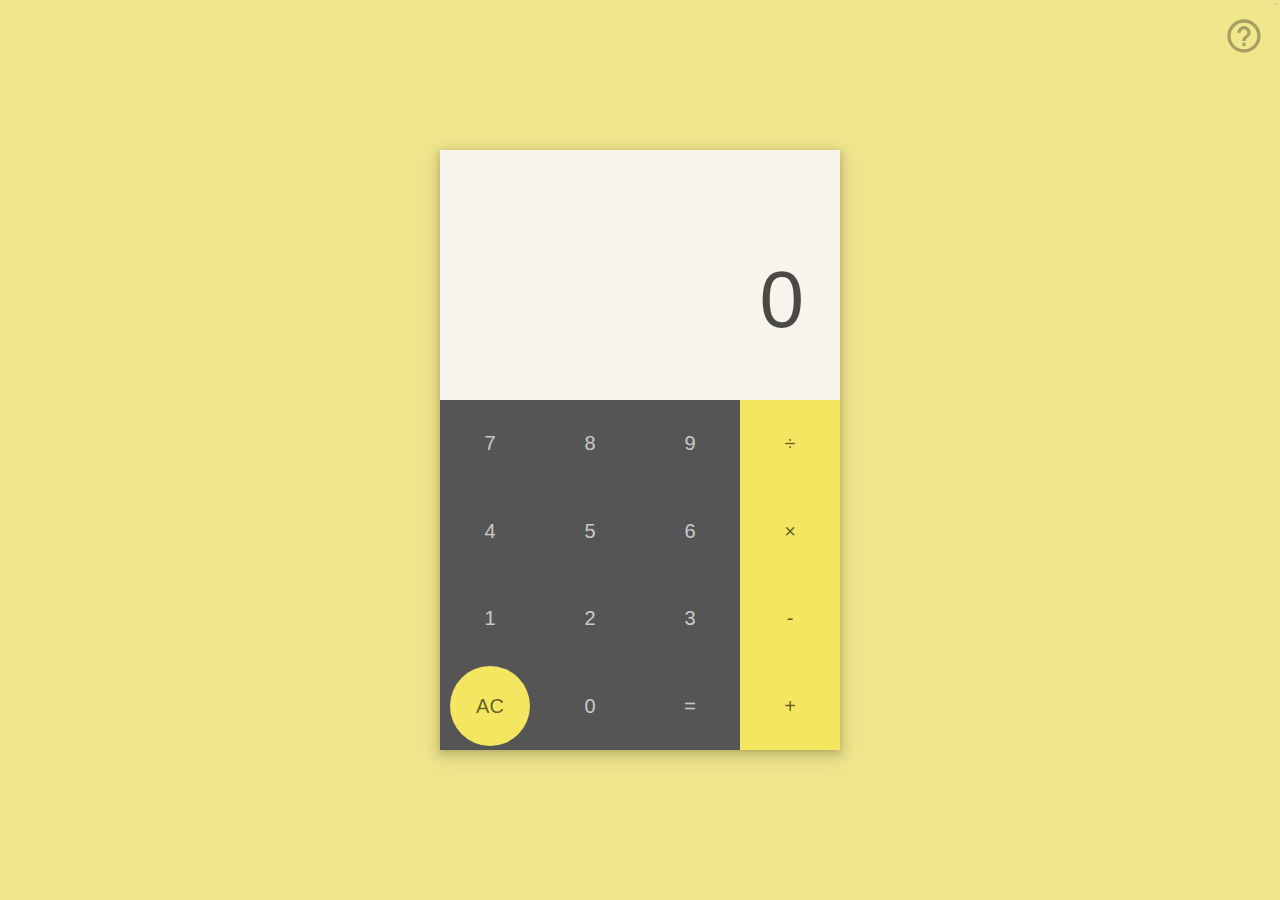
<file: Calculator/index.html>
<!DOCTYPE html>
<html lang="en">
<head>
    <meta charset="UTF-8">
    <meta name="viewport" content="width=device-width, initial-scale=1.0">
    <title>Calculator </title>
    <link rel="icon" href="calulator.png">
    <link rel="stylesheet" href="style.css">
</head>
<body>
    <form>
		<div id="digit1">
			<input type="checkbox" id="d1-1" class="number1">
			<input type="checkbox" id="d1-2" class="number2">
			<input type="checkbox" id="d1-3" class="number3">
			<input type="checkbox" id="d1-4" class="number4">
			<input type="checkbox" id="d1-5" class="number5">
			<input type="checkbox" id="d1-6" class="number6">
			<input type="checkbox" id="d1-7" class="number7">
			<input type="checkbox" id="d1-8" class="number8">
			<input type="checkbox" id="d1-9" class="number9">
			<div id="digit2">
				<input type="checkbox" id="d2-0" class="number0">
				<input type="checkbox" id="d2-1" class="number1">
				<input type="checkbox" id="d2-2" class="number2">
				<input type="checkbox" id="d2-3" class="number3">
				<input type="checkbox" id="d2-4" class="number4">
				<input type="checkbox" id="d2-5" class="number5">
				<input type="checkbox" id="d2-6" class="number6">
				<input type="checkbox" id="d2-7" class="number7">
				<input type="checkbox" id="d2-8" class="number8">
				<input type="checkbox" id="d2-9" class="number9">
				<div id="digit3">
					<input type="checkbox" id="d3-0" class="number0">
					<input type="checkbox" id="d3-1" class="number1">
					<input type="checkbox" id="d3-2" class="number2">
					<input type="checkbox" id="d3-3" class="number3">
					<input type="checkbox" id="d3-4" class="number4">
					<input type="checkbox" id="d3-5" class="number5">
					<input type="checkbox" id="d3-6" class="number6">
					<input type="checkbox" id="d3-7" class="number7">
					<input type="checkbox" id="d3-8" class="number8">
					<input type="checkbox" id="d3-9" class="number9">
					<div id="digit4">
						<input type="checkbox" id="d4-0" class="number0">
						<input type="checkbox" id="d4-1" class="number1">
						<input type="checkbox" id="d4-2" class="number2">
						<input type="checkbox" id="d4-3" class="number3">
						<input type="checkbox" id="d4-4" class="number4">
						<input type="checkbox" id="d4-5" class="number5">
						<input type="checkbox" id="d4-6" class="number6">
						<input type="checkbox" id="d4-7" class="number7">
						<input type="checkbox" id="d4-8" class="number8">
						<input type="checkbox" id="d4-9" class="number9">
						<div id="digit5">
							<input type="checkbox" id="d5-0" class="number0">
							<input type="checkbox" id="d5-1" class="number1">
							<input type="checkbox" id="d5-2" class="number2">
							<input type="checkbox" id="d5-3" class="number3">
							<input type="checkbox" id="d5-4" class="number4">
							<input type="checkbox" id="d5-5" class="number5">
							<input type="checkbox" id="d5-6" class="number6">
							<input type="checkbox" id="d5-7" class="number7">
							<input type="checkbox" id="d5-8" class="number8">
							<input type="checkbox" id="d5-9" class="number9">
							<div id="digit6">
								<input type="checkbox" id="d6-0" class="number0">
								<input type="checkbox" id="d6-1" class="number1">
								<input type="checkbox" id="d6-2" class="number2">
								<input type="checkbox" id="d6-3" class="number3">
								<input type="checkbox" id="d6-4" class="number4">
								<input type="checkbox" id="d6-5" class="number5">
								<input type="checkbox" id="d6-6" class="number6">
								<input type="checkbox" id="d6-7" class="number7">
								<input type="checkbox" id="d6-8" class="number8">
								<input type="checkbox" id="d6-9" class="number9">
								<div id="digit7">
									<input type="checkbox" id="d7-0" class="number0">
									<input type="checkbox" id="d7-1" class="number1">
									<input type="checkbox" id="d7-2" class="number2">
									<input type="checkbox" id="d7-3" class="number3">
									<input type="checkbox" id="d7-4" class="number4">
									<input type="checkbox" id="d7-5" class="number5">
									<input type="checkbox" id="d7-6" class="number6">
									<input type="checkbox" id="d7-7" class="number7">
									<input type="checkbox" id="d7-8" class="number8">
									<input type="checkbox" id="d7-9" class="number9">
									<div id="digit8">
										<input type="checkbox" id="d8-0" class="number0">
										<input type="checkbox" id="d8-1" class="number1">
										<input type="checkbox" id="d8-2" class="number2">
										<input type="checkbox" id="d8-3" class="number3">
										<input type="checkbox" id="d8-4" class="number4">
										<input type="checkbox" id="d8-5" class="number5">
										<input type="checkbox" id="d8-6" class="number6">
										<input type="checkbox" id="d8-7" class="number7">
										<input type="checkbox" id="d8-8" class="number8">
										<input type="checkbox" id="d8-9" class="number9">
										<div id="operations">
											<input type="checkbox" id="add">
											<input type="checkbox" id="subtract">
											<input type="checkbox" id="multiply">
											<input type="checkbox" id="divide">
											<input type="checkbox" id="equals">
											<main>
												<div id="screen">
													<div id="input"></div>
													<div id="output"></div>
												</div>
												<div id="buttons">
													<button type="button">
														<label for="d8-7" class="digit8"></label>
														<label for="d7-7" class="digit7"></label>
														<label for="d6-7" class="digit6"></label>
														<label for="d5-7" class="digit5"></label>
														<label for="d4-7" class="digit4"></label>
														<label for="d3-7" class="digit3"></label>
														<label for="d2-7" class="digit2"></label>
														<label for="d1-7" class="digit1"></label>
														7
													</button>
													<button type="button">
														<label for="d8-8" class="digit8"></label>
														<label for="d7-8" class="digit7"></label>
														<label for="d6-8" class="digit6"></label>
														<label for="d5-8" class="digit5"></label>
														<label for="d4-8" class="digit4"></label>
														<label for="d3-8" class="digit3"></label>
														<label for="d2-8" class="digit2"></label>
														<label for="d1-8" class="digit1"></label>
														8
													</button>
													<button type="button">
														<label for="d8-9" class="digit8"></label>
														<label for="d7-9" class="digit7"></label>
														<label for="d6-9" class="digit6"></label>
														<label for="d5-9" class="digit5"></label>
														<label for="d4-9" class="digit4"></label>
														<label for="d3-9" class="digit3"></label>
														<label for="d2-9" class="digit2"></label>
														<label for="d1-9" class="digit1"></label>
														9
													</button>
													<button type="button"><label for="divide"></label>&divide;</button>
													<button type="button">
														<label for="d8-4" class="digit8"></label>
														<label for="d7-4" class="digit7"></label>
														<label for="d6-4" class="digit6"></label>
														<label for="d5-4" class="digit5"></label>
														<label for="d4-4" class="digit4"></label>
														<label for="d3-4" class="digit3"></label>
														<label for="d2-4" class="digit2"></label>
														<label for="d1-4" class="digit1"></label>
														4
													</button>
													<button type="button">
														<label for="d8-5" class="digit8"></label>
														<label for="d7-5" class="digit7"></label>
														<label for="d6-5" class="digit6"></label>
														<label for="d5-5" class="digit5"></label>
														<label for="d4-5" class="digit4"></label>
														<label for="d3-5" class="digit3"></label>
														<label for="d2-5" class="digit2"></label>
														<label for="d1-5" class="digit1"></label>
														5
													</button>
													<button type="button">
														<label for="d8-6" class="digit8"></label>
														<label for="d7-6" class="digit7"></label>
														<label for="d6-6" class="digit6"></label>
														<label for="d5-6" class="digit5"></label>
														<label for="d4-6" class="digit4"></label>
														<label for="d3-6" class="digit3"></label>
														<label for="d2-6" class="digit2"></label>
														<label for="d1-6" class="digit1"></label>
														6
													</button>
													<button type="button"><label for="multiply"></label>&times;</button>
													<button type="button">
														<label for="d8-1" class="digit8"></label>
														<label for="d7-1" class="digit7"></label>
														<label for="d6-1" class="digit6"></label>
														<label for="d5-1" class="digit5"></label>
														<label for="d4-1" class="digit4"></label>
														<label for="d3-1" class="digit3"></label>
														<label for="d2-1" class="digit2"></label>
														<label for="d1-1" class="digit1"></label>
														1
													</button>
													<button type="button">
														<label for="d8-2" class="digit8"></label>
														<label for="d7-2" class="digit7"></label>
														<label for="d6-2" class="digit6"></label>
														<label for="d5-2" class="digit5"></label>
														<label for="d4-2" class="digit4"></label>
														<label for="d3-2" class="digit3"></label>
														<label for="d2-2" class="digit2"></label>
														<label for="d1-2" class="digit1"></label>
														2
													</button>
													<button type="button">
														<label for="d8-3" class="digit8"></label>
														<label for="d7-3" class="digit7"></label>
														<label for="d6-3" class="digit6"></label>
														<label for="d5-3" class="digit5"></label>
														<label for="d4-3" class="digit4"></label>
														<label for="d3-3" class="digit3"></label>
														<label for="d2-3" class="digit2"></label>
														<label for="d1-3" class="digit1"></label>
														3
													</button>
													<button type="button"><label for="subtract"></label>-</button>
													<button type="button"><input type="reset" value="AC"></button>
													<button type="button">
														<label for="d8-0" class="digit8"></label>
														<label for="d7-0" class="digit7"></label>
														<label for="d6-0" class="digit6"></label>
														<label for="d5-0" class="digit5"></label>
														<label for="d4-0" class="digit4"></label>
														<label for="d3-0" class="digit3"></label>
														<label for="d2-0" class="digit2"></label>
														<label for="d1-0" class="digit1"></label>
														0
													</button>
													<button type="button"><label for="equals"></label>=</button>
													<button type="button"><label for="add"></label>+</button>
												</div>
											</main>
										</div>
									</div>
								</div>
							</div>
						</div>
					</div>
				</div>
			</div>
		</div>
	</form>
	<button id="why">
		<svg viewBox="0 0 24 24">
			<path d="M11 18h2v-2h-2v2zm1-16C6.48 2 2 6.48 2 12s4.48 10 10 10 10-4.48 10-10S17.52 2 12 2zm0 18c-4.41 0-8-3.59-8-8s3.59-8 8-8 8 3.59 8 8-3.59 8-8 8zm0-14c-2.21 0-4 1.79-4 4h2c0-1.1.9-2 2-2s2 .9 2 2c0 2-3 1.75-3 5h2c0-2.25 3-2.5 3-5 0-2.21-1.79-4-4-4z" style="fill:currentColor;"/>
		</svg>
	</button>
	<!-- <section>
		<h1>How and why?</h1>
		<p>Why? Well, because it is possible. Essentially, I enjoy taking things to extremes and making things that some people might think are not possible.</p>
		<p>
			How did I do it? Well, it's a mix of using CSS variables, a fitting HTML structure with over 80 checkboxes and labels, calc() for the math, and CSS counters to output things. Have a look at the source code! I promise, there's absolutely zero Javascript. Even this dialog is pure CSS!
		</p>
		<p>PS: unfortunately Google Chrome doesn't like it when you divide with calc(). It should work according to the specs, but it doesn't. Bummer. Try it in Firefox!
	</section> -->
</body>
</html>
</file>
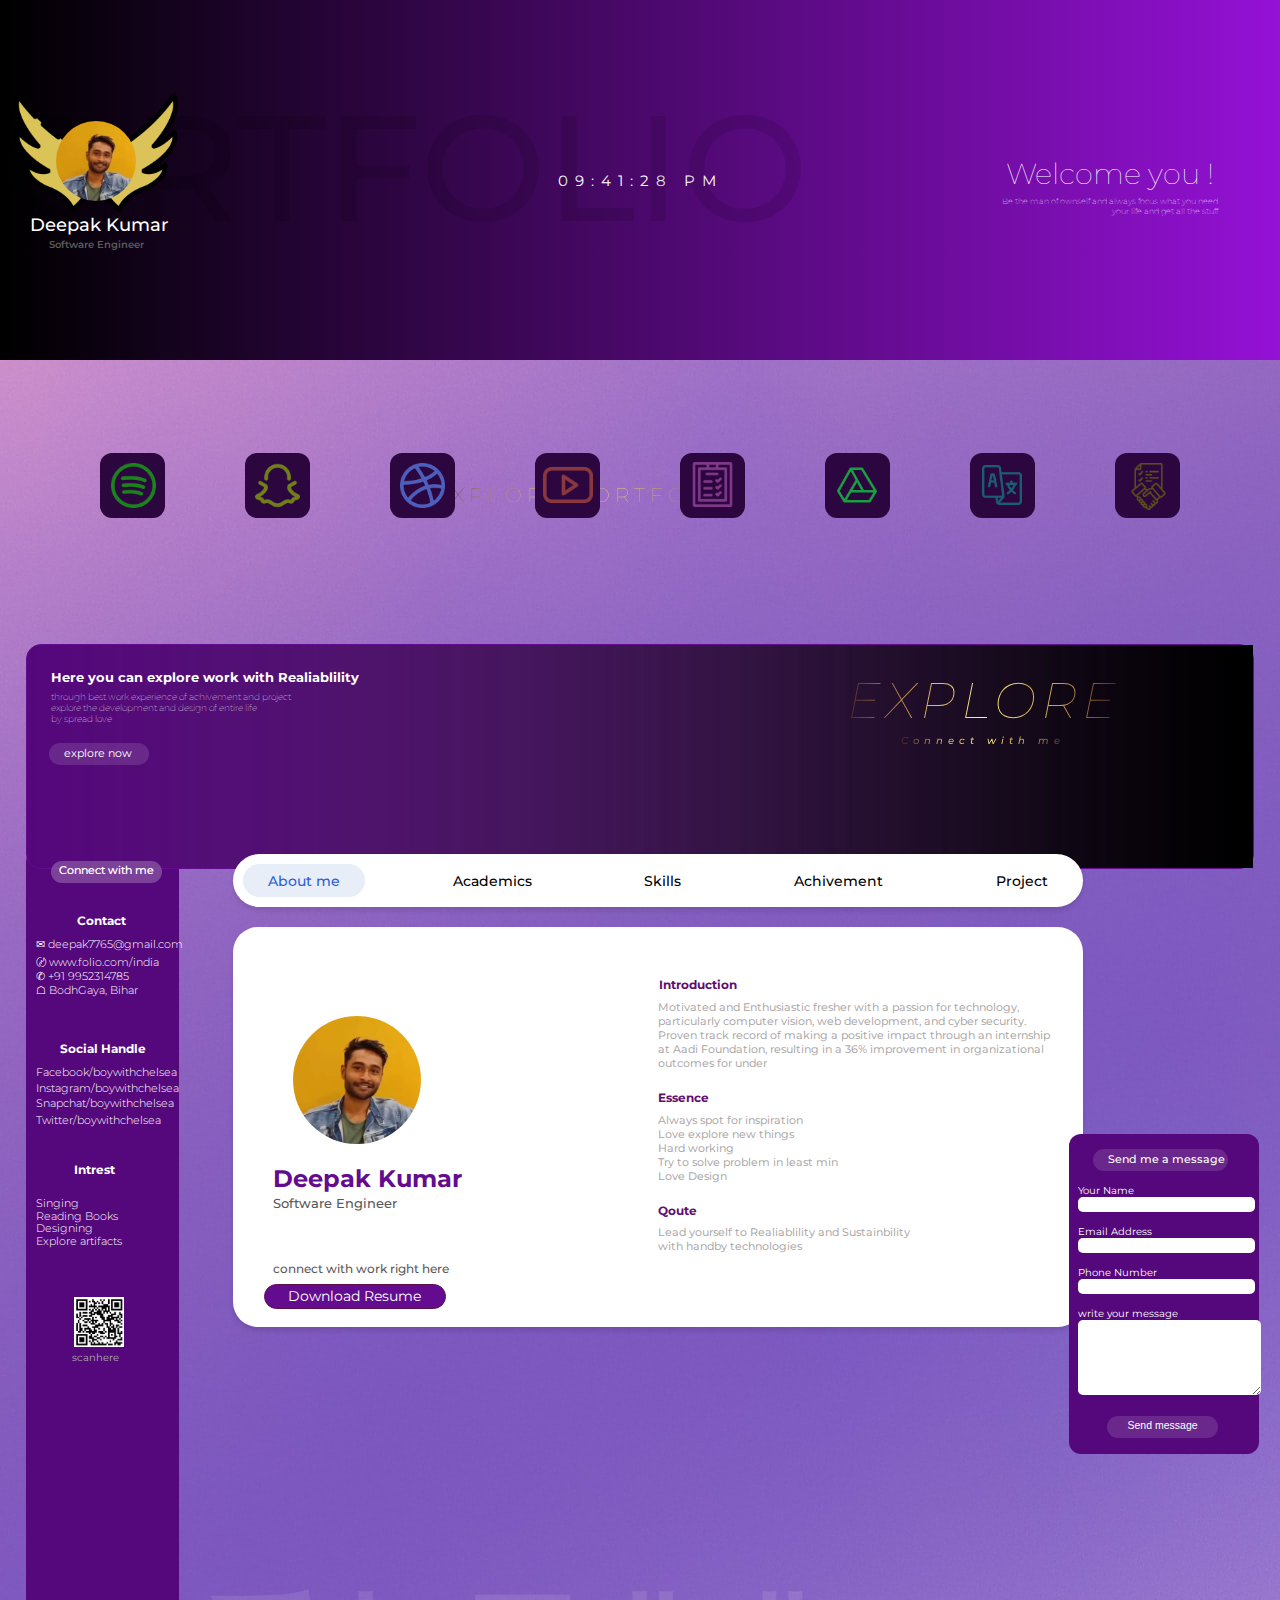
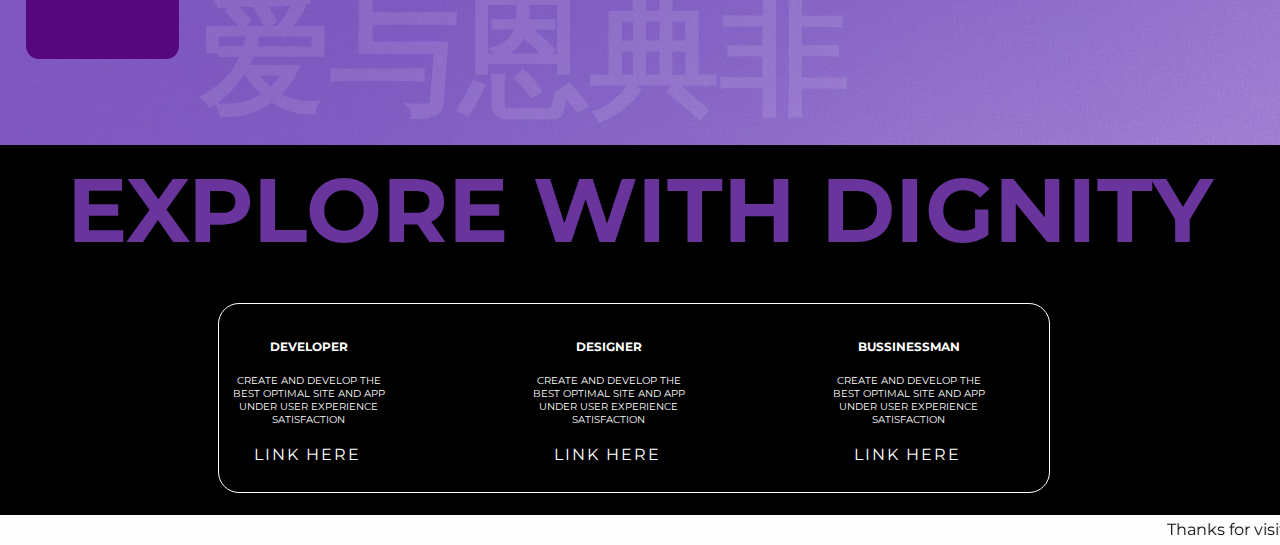
<file: Portfolio/index.html>
<!DOCTYPE html>
<html lang="en">
<head>
    <meta charset="UTF-8">
    <meta http-equiv="X-UA-Compatible" content="IE=edge">
    <meta name="viewport" content="width=device-width, initial-scale=1.0">
    <title>Document</title>
    <link rel="stylesheet" href="https://use.fontawesome.com/releases/v5.8.1/css/all.css" integrity="sha384-50oBUHEmvpQ+1lW4y57PTFmhCaXp0ML5d60M1M7uH2+nqUivzIebhndOJK28anvf" crossorigin="anonymous">
    <link rel="stylesheet" href="style.css">
    </head>

<!-- ----------------------------------------------------------DIV 1----------------------------------------------------------------  -->
  <div id="fcontainer">
    <!-- clock -->
  <div id="MyClockDisplay" class="clock" onload="showTime()"></div>

    <p class="opacitytext"> PORTFOLIO </p>

    <h1 class="reliable">Welcome you !</h1>
    <h1 class="reliablebio">Be the man of ownself and always focus what you need <br> your life and get all the stuff</h1>
    <img src="wings.png" class="profilewings" alt="profilewings">
    <img class="Profile" src="Profile3.jpeg" alt="Deepak">
    <h1 class="folio">Deepak Kumar</h1>
    <h1 class="bio">Software Engineer</h1>
 

  </div>


               
<!-- ----------------------------------------------------------DIV 2----------------------------------------------------------------  -->
    <div class="container2">
                <!-- SPOTIFY -->
                <div class = "container">
                <a href="http://www.spotify.com" class="Music">
                  <img src="spotify-logo.png" class="spotify" alt="spotify">
                </a>
                <div class = "right"></div></div>
            
            
                <!-- SNAPCHAT -->
              <div class = "container">
                <a href="http://www.snapchat.com" class="Snapchat">
                <img src="snapchat.png" class="snapchat" alt="snapchat">
                </a>
                <div class = "right"></div></div>
                
                <!-- WEBSITELOGO -->
                <div class = "container">
                <a href="http://www.spotify.com" class="Websitelogo">
                  <img src="websiite.png" class="websitelogo" alt="websitelogo">
                </a>
                <div class = "right"></div></div>

                <!-- YOUTUBE -->
                <div class = "container">
                <a href="http://www.youtube.com" class="youtube">
                  <img src="youtube.png" class="youtube" alt="youtube">
                </a>
                <div class = "right"></div></div>

                  <!-- TODO LIST -->
                <div class = "container">  
                <a href="https://todoist.com/" class="todolist">
                  <img src="todo.png" class="todolist" alt="todolist">
                </a>
                <div class = "right"></div></div>
        
                <!-- GOOGELDRIVE -->
                <div class = "container">
                <a href="https://drive.google.com/drive/my-drive" class="googledrive">
                  <img src="google-drive.png" class="googledrive" alt="googeldrive">
                </a>
                <div class = "right"></div></div>
              
                    <!-- LEARN LANGUAGE -->
                <div class = "container">
                <a href="http://www.openculture.com" class="learnlanguage"></a>
                <img src="language.png" class="learnlanguage" alt="learnlanguage">
                <div class = "right"></div></div>

                <!-- PROJECT -->
                <div class = "container">
                <a href="http://www.github.com" class="Project"></a>
                <img src="project.png" class="Project" alt="projectlogo">
                <div class = "right"></div></div>
                </div>
            

                <!----------------------------------- VIOLET BANNER------------------------------------------------------------------------ -->
                <div class="newbanner">
                               
                  <h1 class="extravibe"> EXPLORE PORTFOLIO  </h1>
                <h1 class="bannertext">Here you can explore work with Realiablility </h1>
                <h1 class="bannertext2">through best work experience of achivement and project<br>explore the development and design of entire life<br> by spread love</h1>
                <a href="#" class="explore">explore now</a>
                <h1 class="bannertext3">EXPLORE </h1>
                <h1 class="bannertext4">Connect with me </h1>
                <img src="Fadeblack.png" class="Fadeblack" alt="projectlogo">
                
          
                

               </div>
              </div>




<div class="tabs">
              <div class="tabs__head">
              <div class="tabs__toggle is-active">
              <span class="tabs__name">About me</span>
              </div>

              <div class="tabs__toggle">
              <span class="tabs__name">Academics
              </span>
              </div>
        
              <div class="tabs__toggle">
              <span class="tabs__name">Skills
              </span>
              </div>

              <div class="tabs__toggle">
              <span class="tabs__name">Achivement</span>
              </div>
              <div class="tabs__toggle">
              <span class="tabs__name">Project</span>
              </div>
              </div>

              <div class="tabs__body">
              <div class="tabs__content is-active">

  <!-- --------------------ABOUTME start ---------------------------------->
  <h2 class="myself">Introduction</h2>
              <h2 class="Introduction">Motivated and Enthusiastic fresher with a passion for technology, particularly computer vision, web development, and cyber
                security. Proven track record of making a positive impact through an internship at Aadi Foundation, resulting in a 36%
                improvement in organizational outcomes for under
              </h2>

              <h2 class="essence">Essence</h2>
              <h2 class="essencenote">Always spot for inspiration<br>Love explore new things <br>Hard working<br>Try to solve problem in least min<br>Love Design</h2>

              <h2 class="qoute">Qoute</h2>
              <h2 class="quoteword">Lead yourself to Realiablility and Sustainbility<br>with handby technologies</h2>

              <img class="circle" src="Profile3.jpeg" alt="Deepak">
              <h2 class="Aboutsection">Deepak Kumar</h2>
              <h2 class="Aboutsection2">Software Engineer</h2>
              <h2 class="Aboutsection3">connect with work right here </h2>
      
              <a href="Resume.pdf" class="downloadcv"download>Download Resume</a>
              </div> 
              
 <!--------------------------------ABOUTME end--------------->


 <!-- ------------------------------Academics Start-------------------------------------->
 
  <div class="tabs__content">
     
              <h2 class="School">2005-2017</h2>
              <h2 class="mbns">Manav Bharti National School - CBSE<br> BodhGaya, Bihar</h2>
              
              <h2 class="collage">2017-2019</h2>
              <h2 class="Shakya">Shakya Muni Collage - BSEB <br> BodhGaya, Bihar</h2>
      

              <h2 class="University">2020-Now</h2>
              <h2 class="Ambalika">Ambalika Institute of management and technology - AKTU<br> Maurawa road, Mohanlalganj, Uttar Pradesh </h2>
             
              </div>
      
<!-- - ------------------------------Academics end------------------------------------ --> 



<!-- -----------------------------------skills start--------------------- -->
<div class="tabs__content">
              <h2 class="Programming">Technical Skills</h2>


            <!-- ----C language---- -->
            <h2 class="C">Python </h2>  
            <div class="skillbar">
            <div class="skills Clanguage"></div>
            </div>

            <!-- ---Python Language--- -->
            <h2 class="Python">Computer Vision </h2>
            <div class="skillbar2">
            <div class="skills2 Pythonlanguage"></div>
            </div>

            <!--- Website Development --->
            <h2 class="Web">Website Development</h2>
            <div class="skillbar3">
            <div class="skills3 Website"></div>
            </div>

      
  <h2 class="Designer">Designing </h2>

                <h2 class="Figma">Figma</h2>
                <div class="skillbar4">
                <div class="skills4 Figmadesign"></div>
                </div>

                <h2 class="Photoshop">Adobe Photoshop</h2>
                <div class="skillbar5">
                <div class="skills5 Adobephotoshop"></div>
                </div>

                <h2 class="UI">UI/UX</h2>
                <div class="skillbar6">
                <div class="skills6 Userinterface"></div>
                </div>

  <h2 class="nationallanguage">Languages</h2>
                <h2 class="Language1">English</h2>
                <div class="skillbar7">
                <div class="skills7 english"></div>
                </div>

                <h2 class="Language2">Hindi</h2>
                <div class="skillbar8">
                <div class="skills8 hindi"></div>
                </div>

                <h2 class="Language3">Korean</h2>
                <div class="skillbar9">
                <div class="skills9 korean"></div>
                </div>

                <h2 class="Language1">French</h2>
                <div class="skillbar10">
                <div class="skills10 French"></div>
                </div></div>
<!-- -----------------------------------skills end -------------------------------- -->



<!-- -----------------------------------Achievement start-------------------------------- -->
  <div class="tabs__content">
              <h2 class="MBNSachievement">Seminar on Nano Technology</h2>
              <h2 class="experience1">I got an opportunity to perform to seminar and aware the power of NanoTechnology: Unlocking infinite potential, redefining innovation, and shaping a future where size is no barrier to groundbreaking achievements. Join me on an exciting journey to revolutionize our world, one atom at a time."</h2>
              <a href="nanotechnology.jpeg" class="downloadmbns"download>Certificate ⤓</a>

              <h2 class="NGO">Worked as volunteer with NGO</h2>
              <h2 class="experience2">Non-Profit Organization name "Aadi Foundation", I had the privilege of making a profound impact on the lives of underprivileged children, contributing to a remarkable 36% advancement in our mission.</h2>
              <a href="Aadi Foundation.pdf" class="downloadmbns"download>Certificate ⤓</a>
  
              <h2 class="Intership">Intership</h2>
              <h2 class="Experience3">2018 - Carpello Technlogy - Work as Graphics Designer </h2>
              <h2 class="Experience4">2019 - Haryan Tech solution - Work as FrontEnd Developer </h2>
              <h2 class="Experience5">2018 - Oracle solution - Work as Backend Developer</h2>
              <a href="Deepak kumar.jpg" class="downloadmbns"download>Certificate ⤓</a>
            </div>


           

<!-- -----------------------------------Achievement end-------------------------------- -->

<!-- --------------------------------five title---------------------------------------------- -->
<div class="tabs__content">
  <h2 class="tabs__title">Projects</h2>
  <br>
              Object Detection - Computer Vision
              <a href="#" class="computer_vision">click</a>
              <br><br>
              Dynamic Calculater - Web Development
              <a href="#" class="computer_vision">click</a>
              <br><br>
              E commerce website
              <a href="#" class="computer_vision">click</a>
              <br><br>
              Bussiness Database Management 
              <a href="#" class="computer_vision">click</a>
              <br><br>
              Form Submittion by PHP- Web Development
              <a href="#" class="computer_vision">click</a>
              <br><br>
             
              </div>


              </div>
              <div class="tabs__content">
              </div>
              </div>
<!-- --------------------------------five end---------------------------------------------- -->


<script src="design.js"></script>

<div class="wave-line">
  <div class="line line1"></div>
  <div class="line line2"></div>
  <div class="line line3"></div>
</div>



<!-- ----------------------------sidebanner start--------------------------------------------- -->
<div class="sidebanner">
  <!-- CONTACT -->
<a href="#" class="connect">Connect with me</a>
<h1 class="Contact">Contact</h1>
<h1 class="contact1">✉ deepak7765@gmail.com</h1>
<h1 class="Contact2">〄 www.folio.com/india</h1>
<h1 class="Contact3">✆ +91 9952314785</h1>
<h1 class="Contact4">☖ BodhGaya, Bihar</h1>
<a href="#" class="connect">Connect with me</a>

<!-- SOCIALMEDIA -->
<h1 class="Social">Social Handle</h1>
<h1 class="social1">Facebook/boywithchelsea</h1>
<h1 class="social2">Instagram/boywithchelsea</h1>
<h1 class="social3">Snapchat/boywithchelsea</h1>
<h1 class="social4">Twitter/boywithchelsea</h1>

<!-- INTEREST -->
<h1 class="Intrest">Intrest</h1>
<h1 class="Intrest1">Singing</h1>
<h1 class="Intrest2">Reading Books</h1>
<h1 class="Intrest3">Designing</h1>
<h1 class="Intrest4">Explore artifacts</h1>

<img src="qrcode1.png" class="QRCODE" alt="qrcode">
<h1 class="scanhere">scanhere</h1>

</div>
</div>
<!-- --------------------------------RIGHT sidebanner end -------------------------------------------------- -->

<!-- -----------------------------Send me a message-------------------------------------------------------- -->
<div class="registrationform">
  <h1 class="message">Send me a message</h1>

  <div class="formbox">
  Your Name 
  <input type="text" class="textbox"><br><br>
  
  Email Address
  <input type="email" class="textbox"><br><br>

  Phone Number 
  <input type="text"class="textbox"><br><br>

  write your message
  <textarea id="story" name="story"
  rows="5" cols="21" class="textbox">
</textarea>



<button onclick=" " class="sendbutton" id="sendbutton">Send message</button>
  </div>

  
</div>


<h1 class="stroketext">爱与恩典非</h1>





<!-- ---------------------------------------footer viewmore section----------------------------------------------- -->
<div class="backgroundborder">
  <h1 class="chinesetextbig">EXPLORE WITH DIGNITY</h1>
  <div class="readmore">
  


  

    <div id ="blackboxbanner">
      <div class="div1">
        <h1 class="text01"> DEVELOPER</h1>
        <P class="paratext01">CREATE AND DEVELOP THE BEST OPTIMAL SITE AND APP UNDER USER EXPERIENCE SATISFACTION</P><br>
        <a href="#" class="dynmaicbutton">LINK HERE</a>
   
</div>

  <div class="div2">
    <h1 class="text01"> DESIGNER </h1>
    <P class="paratext01">CREATE AND DEVELOP THE BEST OPTIMAL SITE AND APP UNDER USER EXPERIENCE SATISFACTION</P><br>
    <a href="#" class="dynmaicbutton">LINK HERE</a>
  </div>
  <div class="div3">
    <h1 class="text01"> BUSSINESSMAN</h1>
    <P class="paratext01">CREATE AND DEVELOP THE BEST OPTIMAL SITE AND APP UNDER USER EXPERIENCE SATISFACTION </P><br>
    <a href="#" class="dynmaicbutton">LINK HERE</a>
  </div>
</div>
  </div>
  </div>

  <!------------------------------ FOOTER BANNER------------------------------- -->
  <div class="whitefooter">
    <marquee behavior="scroll" direction="left" class="purpletext" scrollamount="12">
      Thanks for visiting my porfolio . Hope you love it :)
   </marquee>
  </div>
</div>






</body>
</html>
</file>
<file: Calculator/style.css>
/* ### LOGIC ################ */
.number9 + * { --digit: 0; }
.number0:checked + * + * + * + * + * + * + * + * + * + * { --digit: 0; }
.number1:checked + * + * + * + * + * + * + * + * + * { --digit: 1; }
.number2:checked + * + * + * + * + * + * + * + * { --digit: 2; }
.number3:checked + * + * + * + * + * + * + * { --digit: 3; }
.number4:checked + * + * + * + * + * + * { --digit: 4; }
.number5:checked + * + * + * + * + * { --digit: 5; }
.number6:checked + * + * + * + * { --digit: 6; }
.number7:checked + * + * + * { --digit: 7; }
.number8:checked + * + * { --digit: 8; }
.number9:checked + * { --digit: 9; }

#digit1 > :checked ~ :last-child { --digit-1: var(--digit); --value-1: var(--digit); }
#digit2 > :checked ~ :last-child { --digit-2: var(--digit); --value-1: calc(var(--digit-1) * 10 + var(--digit-2)); }
#digit3 > :checked ~ :last-child { --digit-3: var(--digit); --value-1: calc(var(--digit-1) * 100 + var(--digit-2) * 10 + var(--digit-3)); }
#digit4 > :checked ~ :last-child { --digit-4: var(--digit); --value-1: calc(var(--digit-1) * 1000 + var(--digit-2) * 100 + var(--digit-3) * 10 + var(--digit-4)); }
#digit5 > :checked ~ :last-child { --digit-5: var(--digit); --value-2: var(--digit-5); }
#digit6 > :checked ~ :last-child { --digit-6: var(--digit); --value-2: calc(var(--digit-5) * 10 + var(--digit-6)); }
#digit7 > :checked ~ :last-child { --digit-7: var(--digit); --value-2: calc(var(--digit-5) * 100 + var(--digit-6) * 10 + var(--digit-7)); }
#digit8 > :checked ~ :last-child { --digit-8: var(--digit); --value-2: calc(var(--digit-5) * 1000 + var(--digit-6) * 100 + var(--digit-7) * 10 + var(--digit-8)); }

#add:checked      ~ #equals:checked ~ main { --out: calc(var(--value-1) + var(--value-2)); }
#subtract:checked ~ #equals:checked ~ main { --out: calc(var(--value-1) - var(--value-2)); }
#multiply:checked ~ #equals:checked ~ main { --out: calc(var(--value-1) * var(--value-2)); }
#divide:checked   ~ #equals:checked ~ main { --out: calc(var(--value-1) / var(--value-2)); }

main { counter-reset: value1 var(--value-1, 0) value2 var(--value-2, 0) out var(--out, 0); }

/*    a
*/
 #input::after { content: ""; }
#output::after { content: counter(value1); }

/*    a
      +
*/
#operations > :checked ~ #equals:not(:checked) ~ main #input::after { content: counter(value1); }

#add:checked      ~ #equals:not(:checked) ~ main  #output::after { content: "+"; }
#subtract:checked ~ #equals:not(:checked) ~ main  #output::after { content: "-"; }
#multiply:checked ~ #equals:not(:checked) ~ main  #output::after { content: "\00D7"; }
#divide:checked   ~ #equals:not(:checked) ~ main  #output::after { content: "\00f7"; }

/*   a +
       b
*/
#digit5 :checked ~ div #add:checked      ~ #equals:not(:checked) ~ main  #input::after { content: counter(value1) " + "; }
#digit5 :checked ~ div #subtract:checked ~ #equals:not(:checked) ~ main  #input::after { content: counter(value1) " - "; }
#digit5 :checked ~ div #multiply:checked ~ #equals:not(:checked) ~ main  #input::after { content: counter(value1) " \00D7  "; }
#digit5 :checked ~ div #divide:checked   ~ #equals:not(:checked) ~ main  #input::after { content: counter(value1) " \00f7 "; }

#digit5 :checked ~ div #operations > :checked ~ #equals:not(:checked) ~ main #output::after,
#digit5 :checked ~     #operations > :checked ~ #equals:not(:checked) ~ main #output::after { content: counter(value2); }

/* a + b
       c
*/
#add:checked      ~ #equals:checked ~ main  #input::after { content: counter(value1) " + " counter(value2); }
#subtract:checked ~ #equals:checked ~ main  #input::after { content: counter(value1) " - " counter(value2); }
#multiply:checked ~ #equals:checked ~ main  #input::after { content: counter(value1) " \00D7  " counter(value2); }
#divide:checked   ~ #equals:checked ~ main  #input::after { content: counter(value1) " \00f7  " counter(value2); }


#equals:checked ~ main #output::after { content: counter(out); }

/* dividing by 0 */
#digit5 > .number0:checked ~ div #divide:checked ~ #equals:checked ~ main #output::after { content: "Oi"; }

#digit5 > .number0:checked ~ div #divide:checked ~ #equals:checked ~ main #output::after { content: "Oi"; }
#digit5 :not(.number0):checked ~ div #divide:checked ~ #equals:checked ~ main #output::after { content: counter(out); }

button {
	position: relative;
	border: none;
}

label {
	width: 100%;
	height: 100%;
	display: block;
	position: absolute;
	left: 0;
	top: 0;
}

label.digit5,
label.digit6,
label.digit7,
label.digit8 { display: none; }

#operations > :checked ~ main label { display: block; }

#digit1 > :checked ~ div label.digit1 { display: none; }
#digit2 > :checked ~ div label.digit2 { display: none; }
#digit3 > :checked ~ div label.digit3 { display: none; }
#digit4 > :checked ~ div label.digit4 { display: none; }

#digit5 > :checked ~ div label.digit5 { display: none; }
#digit6 > :checked ~ div label.digit6 { display: none; }
#digit7 > :checked ~ div label.digit7 { display: none; }
#digit8 > :checked ~ div label.digit8 { display: none; }

#operations > :checked ~ #equals:not(:checked) ~ main label:nth-child(n + 4) { display: none; }
#operations > :checked ~ #equals:not(:checked) ~ main label.digit5 { display: block; }

#operations > :checked ~ #equals:checked ~ main label { display: none !important; }

#digit5 > :checked ~ div #operations > :checked ~ #equals:not(:checked) ~ main label.digit5 { display: none; }
#digit5 > .number0:checked ~ div  #operations > :checked ~ #equals:not(:checked) ~ main label.digit5 { display: block; }
#digit5 > .number0:checked ~ :checked ~ div  #operations > :checked ~ #equals:not(:checked) ~ main label.digit5 { display: none; }

label[for=equals]{ display: none; }
#digit5 > :checked ~ div #operations > :checked ~ #equals ~ main label[for=equals]{ display: block; }

#operations > :checked ~ main button:nth-child(4n) label { display: none; }

#digit5 > .number0:checked ~ div main button:nth-child(14) label { pointer-events: none; }
#digit5 > .number0:checked ~ :checked ~ div main button:nth-child(14) label { pointer-events: initial; }

input[type=checkbox]{
	position: fixed;
	right: 0;
	top: 0;
	display: block;
	width: 1px;
	height: 1px;
	opacity: 0.01;
	transform: scale(0.01);
}

/* ### DESIGN #######################*/
body {
	font: 20px / 1.5 Roboto, arial, sans-serif;
	height: 100vh;
	width: 100vw;
	display: flex;
	justify-content: center;
	align-items: center;
	margin: 0;
	background-color: khaki;
}

main {
	width: 100vw;
	max-width: 400px;
	height: 100vh;
  min-height: 500px;
	max-height: 600px;
	display: flex;
	flex-direction: column;
	box-shadow: 0 4px 10px 2px rgba(0, 0, 0, 0.1),
		0 5px 20px 5px rgba(0, 0, 0, 0.08),
		0 2px 6px rgba(0, 0, 0, 0.1);
	background-color: #f7f5eb;
}

#screen {
	height: 250px;
	text-align: right;
	color: rgba(0, 0, 0, 0.7);
}

#input {
	height: 50px;
	line-height: 50px;
	padding: 50px 36px 0;
}

#output {
	height: 150px;
	line-height: 100px;
	padding: 0 36px;
	font-size: 80px;
}

#buttons {
	flex: 1;
	display: grid;
	grid-template-columns: repeat(4, 1fr);
	grid-template-columns: repeat(4, 1fr);
	background-color: #555;
}


button::-moz-focus-inner, input::-moz-focus-inner { border: 0; }

button {
	color: rgba(255, 255, 255, 0.7);
	background: none;
	font-size: 20px;
	font-family: inherit;
	outline: none;
	padding: 0;
	overflow: hidden;
}

button::after {
	content: "";
	background-color: rgba(255, 255, 255, 0.1);
	opacity: 0;
	width: 100%;
	height: 100%;
	position: absolute;
	left: 0;
	top: 0;
	transition: .2s;
	pointer-events: none;
}

button:hover::after {
	opacity: 1;
}

button::before {
	content: "";
	background-color: rgba(255, 255, 255, 0.1);
	width: 100px;
	height: 100px;
	border-radius: 50%;
	position: absolute;
	left: 50%;
	top: 50%;
	opacity: 0;
	transform: translate(-50%, -50%) scale(0.8);
	transition: .3s;
	animation: .2s 0s 1 bloop;
	pointer-events: none;
}

@keyframes bloop{
	from { transform: translate(-50%, -50%); opacity: 1; }
	to { transform: translate(-50%, -50%) scale(1.6); opacity: 0; }
}

button:active::before {
	opacity: 1;
	transform: translate(-50%, -50%);	
	animation: none;
}

button:nth-child(4n){
	background-color: #f4e660;
	color: rgba(0, 0, 0, 0.6);
}

button:nth-child(4n)::after, button:nth-child(4n)::before{
	background-color: rgba(121, 104, 6, 0.1);
}

button, button * {
	cursor: pointer;
}


button:nth-child(13){
	overflow: visible;
}
button:nth-child(13)::before, button:nth-child(13)::after{
	content: none;
}

input[type=reset]{
	background: #f4e660;
	border: none;
	width: 80px;
	height: 80px;
	border-radius: 50%;
	position: absolute;
	top: 50%;
	left: 50%;
	transform: translate(-50%, -50%);
	color: rgba(0, 0, 0, 0.6);
	font-size: inherit;
	font-family: inherit;
	padding: 0;
	outline: none;
	transition: .2s;
}

input[type=reset]:hover{ background-color: #e7d956; }
input[type=reset]:active { background-color: #dccd4d; }

button#why {
	color: rgba(0, 0, 0, 0.3);
	width: 40px;
	height: 40px;
	padding: 16px;
	box-sizing: content-box;
	position: fixed;
	top: 0;
	right: 0;
}

button#why::before, button#why::after { content: none; }

section {
  font-size: 16px;
	width: 450px;
	box-sizing: border-box;
	position: fixed;
	top: 12px;
	right: -700px;
	max-width: calc(100vw - 24px);
	max-height: calc(100vh - 24px);
	background-color: white;
	transform-origin: 95% 5%;
	transform: scale(0.8);
	opacity: 0;
	box-shadow: 0 4px 10px 2px rgba(0, 0, 0, 0.1),
		0 5px 20px 5px rgba(0, 0, 0, 0.08),
		0 10px 30px 10px rgba(0, 0, 0, 0.08);
	transition: all .3s, right 0s .3s;
	background-color: #f7f5eb;
	padding: 2em;
}

button#why:focus + section {
	right: 12px;
	transform: none;
	opacity: 1;
	transition: all .3s, right 0s;
}

section h1 {
	padding-left: 24px;
	font-size: 2em;
	margin: 0 auto 40px;
}

section p { margin: 18px 0; }
section p:last-child { margin-bottom: 12px; }

a {
	color: rgba(0, 0, 0, 0.25);
	width: 48px;
	height: 48px;
	padding: 12px;
	position: fixed;
	top: 0;
	left: 0;
}

svg {
	display: block;
	width: 100%;
	height: 100%;
}



@media screen and (max-width: 600px){
	main {
		max-width: none;
		max-height: none;
	}
	button#why, a {
		padding: 12px;
		width: 36px;
		height: 36px;
	}
}

@media screen and (max-height: 500px){
	section { width: 900px; }
}
</file>
<file: Portfolio/style.css>
/* Google Font */
@import url('https://fonts.googleapis.com/css2?family=Montserrat:ital,wght@0,100;0,200;0,300;0,400;0,500;0,600;0,700;0,800;0,900;1,100;1,200;1,300;1,400;1,500;1,600;1,700;1,800;1,900&display=swap');

/* ----------------------------------------------------------BOX 1---------------------------------------------------------------- */
* {
  margin: 0;
  padding: 0;
  box-sizing: border-box;
}


body{
    margin: 0px;
    justify-content: center;
    align-items: center;
    min-height: 100vh;
    font-family: Montserrat;
   background-image: url(banner22.jpg) ;
    
}
#fcontainer{
   position: relative;
    display: flex;
    justify-content: flex-end;
    height: 40vh;
    background-image: linear-gradient(to right, rgb(0, 0, 0), #9411d5);
    flex-wrap: wrap;
    object-fit: cover;
    align-items: center;
    justify-content: center;
    background-color: #000;
}

.clock {
  position: absolute;
 top: 50%;
 left: 50%;
  transform: translateX(-50%) translateY(-50%);
  color: #ffffff;
  font-size: 15px;
  letter-spacing: 7px;
 


}

.reliable{
  color: rgb(255, 255, 255);
  text-align: right;
  margin-left: 73.5%;
  margin-top: -1%;
  font-size: 29px;
  font-weight: 100;
  position: absolute;
}
.reliablebio{
  color: rgb(255, 255, 255);
  text-align: right;
  margin-left: 73.5%;
  margin-top: 4%;
  font-size: 8px;
  font-weight: 100;
  position: absolute;
}
.opacitytext{
  font-size:150px;
  color: black;
  opacity: 0.1;
  font-weight: 500;
  margin-top: -2%;
  margin-right: 45%;
  position: absolute;
}

.profilewings{
height:180px;
margin-left: -85%;
margin-top: -55px;
opacity: 0.9;

}

.Profile{
  background: rgba(15, 28, 63, 0.125);
  border-radius:50%;
  height: 5em;
  object-fit: cover;
  width: 5em;
  margin-right:85%;
  display: flex;
  margin-top: -3%;
  position:absolute;
}

.folio{
  margin-right: 85%;
  color: rgb(255, 255, 255);
  margin-top: 7%;
  font-size: 18px;
  font-weight: 500;
  display: flex;
  position:absolute;
  margin-left: 5px;
}
.bio{
  margin-right: 85%;
  color: rgb(92, 92, 92);
  margin-top: 10%;
  font-size: 10px;
  font-weight: 600;
  display: flex;
  position:absolute;
}

.newbanner{
  /* background-image: url("upper-banner.jpg"); */
  background-color: #55087c;
  height: 25vh;
  width: 96%;
  border: 1px solid #630c8f;
  border-radius: 15px 15px;
  display: flex;
 position: absolute;
 margin-left: 2%;
 margin-top: 1%;
}
.bannertext{
  color: white;
  font-size: 13px;
  margin-left: 2%;
  margin-top: 2%;
  display: flex;
  position: absolute;
}
.bannertext2{
  color: rgb(255, 255, 255);
  font-size: 9px;
  margin-left: 2%;
  margin-top: 3.8%;
  display: flex;
  position: absolute;
  font-weight: 100;
}
.bannertext3{
  
  font-style: italic;

  display: flex;
  
  transform: translate(-50%,-50%);
    margin-left: 78%;
    margin-top: 55px;
    position: absolute;
    font-family:unset;
    letter-spacing:5px;
    font-size:50px;
    font-weight: 30;
    background-image: linear-gradient(
   to right,
   #462523 0,
          #cb9b51 22%, 
   #f6e27a 45%,
   #f6f2c0 50%,
   #f6e27a 55%,
   #cb9b51 78%,
   #462523 100%
   );
    color:transparent;
    -webkit-background-clip:text;

}
.bannertext4{font-style: italic;

  display: flex;
  
  transform: translate(-50%,-50%);
    margin-left: 78%;
    margin-top: 95px;
    position: absolute;
    font-family:unset;
    letter-spacing:5px;
    font-size:10px;
    font-weight: 500;
    background-image: linear-gradient(
   to right,
   #462523 0,
          #cb9b51 22%, 
   #f6e27a 45%,
   #f6f2c0 50%,
   #f6e27a 55%,
   #cb9b51 78%,
   #462523 100%
   );
    color:transparent;
    -webkit-background-clip:text;



}


a.explore{
  text-decoration: none;
  color: white;
  display: flex;
  position: absolute;
  border: 1px;
  border-radius: 20px 20px;
  background-color: rgba(255, 255, 255, 0.125);
  height: 22px;
  width: 100px;
 
padding-left: 15px;
padding-top: 4px;
  margin-top: 8%;
  margin-left: 1.8%;
  font-size: 10.5px;

}
a.explore:hover{
  box-shadow: 0px 15px 40px 5px #2c073f;
  cursor: pointer;
  transform: translateY(-10px);
  border: px solid rgb(247, 247, 247);
  background-image: url(banner1.jpg);
  transition: 0.9s;
  opacity: 0.5;
  display: flex;

  position: absolute;
}


/* ----------------------------------------------------------BOX 2---------------------------------------------------------------- */


/* ----------------------------------------------------------DIV 3 start---------------------------------------------------------------- */
.container2{
    display: flex;
    height: 28vh;
    margin-top: 19px;
    flex-wrap: wrap;
    justify-content: center;
}

.container {
  display: flex;
  align-items: center;
  width: 65px;
  height: 65px;
  border-radius: 12px 12px ;
  background-color:#2c073f;
  margin: 40px;
  margin-top: 5.8%;
  -webkit-box-shadow: 0px 0px 0px #b8b9be;
  position: relative;
 
}
.container:hover {
  box-shadow: 0px 15px 40px 5px #2c073f;
  cursor: pointer;
  transform: translateY(-5px);
  /* border: 2px solid rgb(247, 247, 247); */

  transition: 0.9s;
  /* opacity: 0.5; */
}


.Music{
  text-decoration: none;
  font-family:sans-serif;
  font-size:35px;
  margin-left: 25%;
  color: rgb(206, 200, 200);

}
/* SPOTIFY */
.spotify{
  height: 45px;
  margin-top: -35%;
  margin-left: -8.1%;
  display: flex;
  position: absolute;
  filter: invert(48%) sepia(730%) saturate(8207%) hue-rotate(130deg) brightness(100%) contrast(80%);
}
.spotify:hover{
  filter: invert(48%) sepia(130%) saturate(7207%) hue-rotate(130deg) brightness(195%) contrast(80%);

}

/* SNAPCHAT */
.snapchat{
  height: 45px;
  margin-top: -35%;
  margin-left: 15.2%;
  display: flex;
  position: absolute;
  filter: invert(48%) sepia(130%) saturate(4207%) hue-rotate(1130deg)  brightness(95%) contrast(80%);
}
.snapchat:hover{
  filter: invert(48%) sepia(130%) saturate(4207%) hue-rotate(1130deg)  brightness(195%) contrast(80%);
}

/* WEBSITE */
.websitelogo{
  height: 45px;
  margin-top: -35%;
  margin-left: 15.2%;
  display: flex;
  position: absolute;
  filter: invert(48%) sepia(250%) saturate(4207%) hue-rotate(3820deg)  brightness(80%) contrast(80%);
}
.websitelogo:hover{
  filter: invert(48%) sepia(130%) saturate(4207%) hue-rotate(3820deg)  brightness(150%) contrast(80%);
}

/* YOUTUBE */
.youtube{
    height: 50px;
    margin-top: -3%;
    margin-left: 12%;
    display: flex;
    position: absolute;
    filter: invert(48%) sepia(130%) saturate(4207%) hue-rotate(3211deg)  brightness(55%) contrast(80%);
  }
  .youtube:hover{
    /* filter: invert(48%) sepia(130%) saturate(4207%) hue-rotate(3830deg)  brightness(195%) contrast(80%); change logo in white color/ */
    filter: invert(48%) sepia(130%) saturate(4207%) hue-rotate(3211deg)  brightness(90%) contrast(80%);
  }

  /* TOTOLIST */
  .todolist{
    height: 45px;
    margin-top: -3%;
    margin-left: 16%;
    display: flex;
    position: absolute;
    filter: invert(48%) sepia(130%) saturate(4207%) hue-rotate(3511deg)  brightness(55%) contrast(80%);
  }
  .todolist:hover{
  
    filter: invert(48%) sepia(130%) saturate(4207%) hue-rotate(3511deg)  brightness(95%) contrast(80%);
  }


/* LANGUAGE */
.learnlanguage{
  
    height: 40px;
    margin-top: -3%;
    margin-left: 19%;
    display: flex;
    position: absolute;
    filter: invert(48%) sepia(130%) saturate(4207%) hue-rotate(3770deg)  brightness(55%) contrast(80%);
  }
  .learnlanguage:hover{
  filter: invert(48%) sepia(130%) saturate(4207%) hue-rotate(3770deg)  brightness(95%) contrast(80%);
  }
/* GOOGLEDRIVE */
  .googledrive{
    height: 40px;
    margin-top: -3%;
    margin-left: 19%;
    display: flex;
    position: absolute;
    filter: invert(48%) sepia(130%) saturate(4207%) hue-rotate(3358deg)  brightness(95%) contrast(80%);
  }
  .googledrive:hover{
    filter: invert(48%) sepia(130%) saturate(4207%) hue-rotate(3358deg)  brightness(195%) contrast(80%);
  }
  
  /* PROJECT */
  .Project{
    height: 47px;
    margin-top: 3%;
    margin-left: 16%;
    display: flex;
    position: absolute;
    filter: invert(48%) sepia(130%) saturate(4207%) hue-rotate(758deg)  brightness(55%) contrast(80%);
  }
  .Project:hover{
    filter: invert(48%) sepia(130%) saturate(4207%) hue-rotate(758deg)  brightness(95%) contrast(80%);
  }
/* ----------------------------------------------------------DIV 3 end---------------------------------------------------------------- */

 /* -----------------------------------------------Tab Resume start---------------------------------------------- */
  .tabs {
    display: flex;
    flex-direction: column;
    max-width: 850px;
    width: 100%;
    margin-top: 17.4%;
    margin-left: 18.2%;
    justify-content: space-around;
    position: absolute;
  }

  
  .tabs__head {
    display: flex;
    align-items: center;
    justify-content: space-between;
    background: #fff;
    box-shadow: 0px 4px 5px rgba(0,0,0,.1);
    border-radius: 30px;
    padding: 10px 5px;
    margin-bottom: 20px;
    
  }
  
  .tabs__toggle {
    margin: 0 5px;
    padding: 7px 25px;
    background: #fff;
    border-radius: 20px;
    cursor: pointer;
    transition: .5s;
  }
  
  .tabs__name {
    font-weight: 500;
    font-size: 14px;
   color: #000;
}
  
  .tabs__body {
    background: #fff;
    box-shadow: 0px 4px 5px rgba(0,0,0,.1);
    border-radius: 25px;
    padding: 30px;
    position: relative;
    height: 400px;
  }
  

  
  .tabs__content {
    display: none;
  }
  
  .tabs__toggle.is-active {
    background: #e7eef8;
  }
  
  .tabs__toggle.is-active .tabs__name {
    color: #2a61d8;
  }
  
  .tabs__content.is-active {
    display: block;
  }


.wave-line{
  width: 100%;
  position: relative;
  top: 43%;
  left: 0;
  transform: translateY(-50%);
  z-index: -1;
}

.wave-line.line{
  position: absolute;
  width: 100%;
  height: 130px;
}
.wave-line.line1{
  background: url(waveline1.png) repeat-x;
  background-size: contain;
  animation:  30s linear infinite;
}
.wave-line.line2{
  background: url(waveline2.png) repeat-x;
  background-size: contain;
  animation:  30s linear infinite;
}
.wave-line.line3{
  background: url(waveline3.png) repeat-x;
  background-size: contain;
  animation:  30s linear infinite;
}
@keyframes lineOne {
  50%{
    background-position: -150% 0;
  }
}
@keyframes lineOne{
  50%{
    background-position: -100% 0;
   
  }
}
@keyframes lineOne{
  50%{
    background-position: 150% 0;
  }
}
/* ----------------------------------------------------------Tab resume end----------------------------- */
  
  /* <!-- --------------------ABOUTME  start-------------------------------- --> */
  .circle {
    background: rgba(15, 28, 63, 0.125);
    border-radius: 50%;
    height: 8em;
    object-fit: cover;
    width: 8em;
    margin-left: 30px;
    margin-top: -50px;
    display: flex;
    margin-top: -30%;
   
  }

  .Aboutsection{
    color: #630c8f;
    margin-top: 20px;
    margin-left: 10px;

  }

  .Aboutsection2{
    color: #5c5858;
    margin-top: 2px;
    margin-left: 10px;
    font-size: small;
    font-weight: 500;

  }

  .Aboutsection3{
    color: #5c5858;
    margin-top: 50px;
    margin-left: 10px;
    font-size: 12px;
    font-weight: 500;

  }
  a.downloadcv{
    text-decoration:none;
    border: 1px solid rgb(95, 14, 75);
    border-radius: 17px 17px;
    display:block;
    margin-top: 1%;
    width:23%;
    color:white ;
    background-color: #630c8f;
    font-size: 14px;
    text-align: center;
    height: 25px;
    padding: 2px;
    margin-left: 1px;
    
    
  }
  a.downloadcv:hover{
    color: #630c8f;
    background-color: #ffaa00;
    transition: 0.3s;
    border: none;
    font-weight: 800;
    font-size: 14px;
    
  }
  .myself{
    color: #5f0d70;
    margin-top: 20px;
    text-align: right;
    font-size: 12px;
    font-weight: 500px;
    margin-right: 40%;
  }
  .Introduction{
    color: #aaa6a6;
    font-size: 11px;
    margin-left: 50%;
    margin-top: 1%;
    font-weight: 450;
    position: relative;
  }
  .essence{
    color: #5f0d70;
    margin-top: 20px;
    text-align: right;
    font-size: 12px;
    font-weight: 500px;
    margin-right: 43.5%;
  }
  .essencenote{
    color: #aaa6a6;
    font-size: 11px;
    margin-left: 50%;
    margin-top: 1%;
    font-weight: 450;
    position: relative;
  }
  .qoute{
    color: #5f0d70;
    margin-top: 20px;
    text-align: right;
    font-size: 12px;
    font-weight: 500px;
    margin-right: 45%;
  }
  .quoteword{
    color: #aaa6a6;
    font-size: 11px;
    margin-left: 50%;
    margin-top: 1%;
    font-weight: 450;
    position: relative;
  }
/* <!-- ----------------------------------------ABOUTME end -------------------------------- --> */

/* ----------------------------------Academics start---------------------------------- */
.Programming{
  color: #5f0d70;
  margin-top: 20px;
  text-align: right;
  font-size: 12px;
  font-weight: 500px;
  text-align: left;
}
.School{
  color: #5f0d70;
    margin-top: 20px;
    font-size: 12px;
    font-weight: 500px;
  }
 .mbns{
  color: #aaa6a6;
  font-size: 12px;
  font-weight: 450;
  margin-top: -2%;
  margin-left: 9%;
 } 
 .collage{
  color: #5f0d70;
  margin-top: 20px;
  font-size: 12px;
  font-weight: 500px;
 }
 .Shakya{
  color: #aaa6a6;
  font-size: 12px;
  font-weight: 450;
  margin-top: -2%;
  margin-left: 9%;
 }
 .University{
  color: #5f0d70;
  margin-top: 20px;
  font-size: 12px;
  font-weight: 500px;
 }
 .Ambalika{
  color: #aaa6a6;
  font-size: 12px;
  font-weight: 450;
  margin-top: -2%;
  margin-left: 9%;
 }

 /*-------------------------------------------------Academics end----------------------------------*/



 /*<!-- --------------------------------------------skills start--------------------------------------- --> */

 /* C language skillbar */
 .C{
 
  margin-top: 30px;
  font-size: 12px;
  font-weight: 500px;
 }
 .C{
  color: #aaa6a6;
  font-size: 12px;
  font-weight: 450;
  margin-top: 1.5%;

 }
 .skillbar {
  width: 30%;
  background-color: #ddd;
  margin-top: -1.5%;
  margin-left: 50%;
}

.skills  {
  height: 10px;
}

.Clanguage {
  width: 20%; background-color: #5f0d70;
}

/* Python language skill bar */
.Python{
  font-size: 12px;
  font-weight: 500px;
 }
 .Python{
  color: #aaa6a6;
  font-size: 12px;
  font-weight: 450;
  margin-top: 1%;

 }
 .skillbar2 {
  width: 30%;
  background-color: #ddd;
  margin-top: -1.5%;
  margin-left: 50%;
}

.skills2  {
  height: 10px;
}

.Pythonlanguage {
  width: 50%; background-color: #5f0d70;
}

/* Web Development Skillbar */

.Web{
  font-size: 12px;
  font-weight: 500px;
 }
 .Web{
  color: #aaa6a6;
  font-size: 12px;
  font-weight: 450;
  margin-top: 1%;

 }
 .skillbar3 {
  width: 30%;
  background-color: #ddd;
  margin-top: -1.5%;
  margin-left: 50%;
}

.skills3 {
  height: 10px;
}

.Website {
  width: 77%; background-color: #5f0d70;
}

/* Graphics Design */
.Designer{
  color: #5f0d70;
  margin-top: 20px;
  text-align: right;
  font-size: 12px;
  font-weight: 500px;
  text-align: left;
}
/* Figma */
.Figma{
  font-size: 12px;
  font-weight: 500px;
 }
 .Figma{
  color: #aaa6a6;
  font-size: 12px;
  font-weight: 450;
  margin-top: 1%;

 }
 .skillbar4 {
  width: 30%;
  background-color: #ddd;
  margin-top: -1.5%;
  margin-left: 50%;
}

.skills4 {
  height: 10px;
}

.Figmadesign {
  width: 47%; background-color: #5f0d70;
}


/* photoshop */
.Photoshop{
  color: #aaa6a6;
  font-size: 12px;
  font-weight: 450;
  margin-top: 1%;

 }
 .skillbar5 {
  width: 30%;
  background-color: #ddd;
  margin-top: -1.5%;
  margin-left: 50%;
}

.skills5 {
  height: 10px;
}

.Adobephotoshop {
  width: 87%; background-color: #5f0d70;
}

/* Userinterface */

.UI{
  color: #aaa6a6;
  font-size: 12px;
  font-weight: 450;
  margin-top: 1%;

 }
 .skillbar6 {
  width: 30%;
  background-color: #ddd;
  margin-top: -1.5%;
  margin-left: 50%;
}

.skills6 {
  height: 10px;
}

.Userinterface {
  width: 67%; background-color: #5f0d70;
}

/* national Language */
/* .english */
.nationallanguage{
  color: #5f0d70;
  margin-top: 20px;
  text-align: right;
  font-size: 12px;
  font-weight: 500px;
  text-align: left;
}

.Language1{
  color: #aaa6a6;
  font-size: 12px;
  font-weight: 450;
  margin-top: 1%;

 }
 .skillbar7 {
  width: 30%;
  background-color: #ddd;
  margin-top: -1.5%;
  margin-left: 50%;
}

.skills7 {
  height: 10px;
}

.english {
  width: 87%; background-color: #5f0d70;
}

/* Hindi */

.Language2{
  color: #aaa6a6;
  font-size: 12px;
  font-weight: 450;
  margin-top: 1%;

 }
 .skillbar8 {
  width: 30%;
  background-color: #ddd;
  margin-top: -1.5%;
  margin-left: 50%;
}

.skills8 {
  height: 10px;
}

.hindi {
  width: 97%; background-color: #5f0d70;
}

/* korean */
.Language3{
  color: #aaa6a6;
  font-size: 12px;
  font-weight: 450;
  margin-top: 1%;

 }
 .skillbar9 {
  width: 30%;
  background-color: #ddd;
  margin-top: -1.5%;
  margin-left: 50%;
}

.skills9 {
  height: 10px;
}

.korean {
  width: 47%; background-color: #5f0d70;
}

/* French */
.Language4{
  color: #aaa6a6;
  font-size: 12px;
  font-weight: 450;
  margin-top: 1%;

 }
 .skillbar10 {
  width: 30%;
  background-color: #ddd;
  margin-top: -1.5%;
  margin-left: 50%;
}

.skills10 {
  height: 10px;
}

.French {
  width: 27%; background-color: #5f0d70;
}
 /* <!-- -----------------------------------skills end------------------------------------ --> */
 
 /* -------------------------------------------achivement start------------------------------->*/
 .MBNSachievement{

 color: #5f0d70;
 margin-top: 20px;
 text-align: right;
 font-size: 12px;
 font-weight: 500px;
 text-align: left;
 }
 .experience1{
  color: #5c5858;
 
  margin-top: 1%;
  font-size: 12px;
  font-weight: 500;
 }

 a.downloadmbns{
  text-decoration:none;
  border: 1px solid rgb(95, 14, 75);
  border-radius: 17px 17px;
  display:block;
  margin-top: 1.5%;
  width: 15%;
  color:white ;
  background-color: #630c8f;
  font-size: 13.5px;
  text-align: center;
  height: 25px;
  padding: 2px;
  margin-left: 1px;
  font-weight: 400;
  
}
a.downloadmbns:hover{
  color: #630c8f;
  background-color: #ffaa00;
  transition: 0.3s;
  border: none;
  font-weight: 800;
  font-size: 14px;
  
}

.NGO{

  color: #5f0d70;
  margin-top: 20px;
  text-align: right;
  font-size: 12px;
  font-weight: 500px;
  text-align: left;
  }
 
.experience2{
  color: #5c5858;
 
  margin-top: 1%;
  font-size: 12px;
  font-weight: 500;
 }

 a.downloadmbns{
  text-decoration:none;
  border: 1px solid rgb(95, 14, 75);
  border-radius: 17px 17px;
  display:block;
  margin-top: 1.5%;
  width: 15%;
  color:white ;
  background-color: #630c8f;
  font-size: 13.5px;
  text-align: center;
  height: 25px;
  padding: 2px;
  margin-left: 1px;
  font-weight: 400;
  
}
a.downloadmbns:hover{
  color: #630c8f;
  background-color: #ffaa00;
  transition: 0.3s;
  border: none;
  font-weight: 800;
  font-size: 14px;
  
}

.Intership{
  color: #5f0d70;
  margin-top: 20px;
  text-align: right;
  font-size: 12px;
  font-weight: 500px;
  text-align: left;
}
.Experience3{
  color: #5c5858;
 
  margin-top: 1%;
  font-size: 12px;
  font-weight: 500;
 }

 .Experience4{
  color: #5c5858;
 
  margin-top: 0.2%;
  font-size: 12px;
  font-weight: 500;
 }
 .Experience5{
  color: #5c5858;
 
  margin-top: 0.2%;
  font-size: 12px;
  font-weight: 500;
 }
/* -------------------------------------------achivement end------------------------------->*/
.sidebanner{
  margin-top: 17%;
  height: 90vh;
  width: 12%;
  margin-left: 2%;
  background: #55087c;
  border-radius: 13px 13px;
  
}
.Fadeblack{
  width: 200%;
  position:static;
 }

a.connect{

    text-decoration: none;
    color: white;
    border: 1px;
    border-radius: 20px 20px;
    background-color: rgba(255, 255, 255, 0.125);
    height: 22px;
    width: 111px;
    text-align: center;
    justify-content: center;
    padding-top: 3.1px;
    margin-top: 1%;
    margin-left: 2%;
    display: flex;
    position: absolute;
    font-size: 10.5px;
}
/* ----------------------------contact sidebanner start--------------------------- */
.Contact{
  color: white;
  font-size: 12px ;
  display: flex;
  position: absolute;
  margin-top: 5%;
  margin-left: 4%;
}
.contact1{
  color: rgb(255, 255, 255);
  font-size: 10.5px;
  display: flex;
  position: absolute;
  margin-top: 7%; 
  font-weight: 300;
  margin-left: 0.8%;
}
.Contact2{
  color: rgb(255, 255, 255);
  font-size: 10.5px;
  display: flex;
  position: absolute;
  margin-top: 8.2%;
  font-weight: 300;
  margin-left: 0.8%;
}
.Contact3{
  color: rgb(255, 255, 255);
  font-size: 10.5px;
  display: flex;
  position: absolute;
  margin-top: 9.5%;
  font-weight: 300;
  margin-left: 0.8%;
}
.Contact4{
  color: rgb(255, 255, 255);
  font-size: 10.5px;
  display: flex;
  position: absolute;
  margin-top: 10.6%;
  font-weight: 300;
  margin-left: 0.8%;
}

/* ----------------------------contact sidebanner end--------------------------- */


/* ----------------------------------Social sidebanner start---------------------- */
.Social{
  color: white;
  font-size: 12px ;
  display: flex;
  position: absolute;
  margin-top: 15%;
  margin-left: 2.7%;
  display: flex;
  position: absolute;
}
.social1{
  color: rgb(255, 255, 255);
  font-size: 10.5px;
  display: flex;
  position: absolute;
  margin-top: 17%;
  font-weight: 300;
  margin-left: 0.8%;
}
.social2{
  color: rgb(255, 255, 255);
  font-size: 10.5px;
  display: flex;
  position: absolute;
  margin-top: 18.2%;
  font-weight: 300;
  margin-left: 0.8%;
}
.social3{
  color: rgb(255, 255, 255);
  font-size: 10.5px;
  display: flex;
  position: absolute;
  margin-top: 19.4%;
  font-weight: 300;
  margin-left: 0.8%;
}
.social4{
  color: rgb(255, 255, 255);
  font-size: 10.5px;
  display: flex;
  position: absolute;
  margin-top: 20.7%;
  font-weight: 300;
  margin-left: 0.8%;
}
/* ----------------------------------Social sidebanner end---------------------- */
.Intrest{
  color: white;
  font-size: 12px ;
  display: flex;
  position: absolute;
  margin-top: 24.5%;
  margin-left: 3.8%;
  display: flex;
  position: absolute;
}
.Intrest1{
  color: rgb(255, 255, 255);
  font-size: 10.5px;
  display: flex;
  position: absolute;
  margin-top: 27.2%;
  font-weight: 300;
  margin-left: 0.8%;
}
.Intrest2{
  color: rgb(255, 255, 255);
  font-size: 10.5px;
  display: flex;
  position: absolute;
  margin-top: 28.2%;
  font-weight: 300;
  margin-left: 0.8%;
}
.Intrest3{
  color: rgb(255, 255, 255);
  font-size: 10.5px;
  display: flex;
  position: absolute;
  margin-top: 29.2%;
  font-weight: 300;
  margin-left: 0.8%;
}
.Intrest4{
  color: rgb(255, 255, 255);
  font-size: 10.5px;
  display: flex;
  position: absolute;
  margin-top: 30.2%;
  font-weight: 300;
  margin-left: 0.8%;
}
.QRCODE{
  margin-top: 28em;
  margin-left: 3em;
  height: 50px;
  width: 50px;
  position: relative;
}
.scanhere{
  color: rgb(175, 175, 175);
  font-size: 10px;
  display: flex;
  position: absolute;
  margin-top: 0%;
  font-weight: 400;
  margin-left: 3.6%;
  display: flex;
  position: absolute;
}

/* -------------------------------------------------------music appp start------------------------------------ */







.Messagebox2{
  height: 110px;
 width: 195px;
  margin-left:82.5%;
  border-radius: 13px 13px;
  background-image: linear-gradient(360deg, rgb(0, 0, 0),  #55087c);
  border: 1px solid rgb(182, 179, 179);
  margin-top: 5px;
  position: relative;
 }

.Messagebox3{
  height: 110px;
 width: 195px;
  margin-left:82.5%;
  border-radius: 13px 13px;
  background-image: linear-gradient(360deg, rgb(0, 0, 0),  #55087c);
  border: 1px solid rgb(182, 179, 179);
  margin-top: 6px;
  position: relative;
 }



 .registrationform{
  background-color: #55087c;
  border-radius: 12px;
  height: 320px;
  width: 190px;
  margin-top: -41%;
  margin-left: 83.5%;
  object-fit: cover;
  display: flex;
  position:absolute;
  
 }
 .formbox{
  color: rgb(255, 255, 255);
  font-size: 10px;
  margin-top:50px;
  margin-left: 9px;
  display: block;
  position: absolute;
  object-fit: cover;
  
 }
 .textbox{
  border: 1px;
  border-radius: 5px 5px;
 }
 
 .sendbutton{
  text-decoration: none;
  color: white;
  border: 1px;
  border-radius: 20px 20px;
  background-color: rgba(255, 255, 255, 0.125);
  height: 22px;
  width: 111px;
  text-align: center;
  justify-content: center;
  padding-top: 3.1px;
  margin-top: 10%;
  margin-left: 16%;
  display: flex;
  position: absolute;
  font-size: 10.5px;
 }

 .sendbutton:hover{
  box-shadow: 0px 15px 40px 5px #2c073f;
  cursor: pointer;
  transform: translateY(-10px);
  border: px solid rgb(247, 247, 247);
  background-image: url(banner1.jpg);
  transition: 0.9s;
  opacity: 0.5;
  display: flex;

  position: absolute;
}


.message{
  text-decoration: none;
  color: white;

  display: flex;
  position: absolute;
  border: 1px;
  border-radius: 20px 20px;
  background-color: rgba(255, 255, 255, 0.125);
  height: 22px;
  width: 135px;
 
padding-left: 15px;
padding-top: 4px;
  margin-top: 8%;
  margin-left: 13%;
  font-size: 10.5px;
  font-weight: 500;

}


.stroketext{
  color: white;
  font-size: 130px;
  margin-top: -90px;
  margin-left: 200px;
  opacity: 0.1;
  
}



.Footerbanner1{
  margin-top: 28em;
  height: 250px;
  width: 100%;
  background-color:rgb(0, 0, 0);

}

.content {
  color: #5f0d70;
  padding: 0;
  margin: -155px auto;
}

.centerplease {
  margin: 0 auto;
  max-width: 270px;
  font-size: 40px;
}

/*Question*/
.question {
  position: relative;
  margin: 0;
  padding: 10px 10px 10px 50px;
  display: block;
  width:100%;
  cursor: pointer;
}
/*Answer*/
.answers {
  padding: 0px 15px;
  margin: -18px 0;
  width:100%!important;
  height: 0;
  overflow: hidden;
  position: relative;
  color: rgb(255, 255, 255);
  -webkit-transition: .3s ease;
  -moz-transition: .3s ease;
  -o-transition: .3s ease;
  transition: .3s ease;
  font-size: 10px;
  
}

.questions:checked ~ .answers{
  height: auto;
  opacity: 1;
  padding: 15px;
  
}

/*FAQ Toggle*/
.plus {
  position: absolute;
  margin-left: 10px;
  z-index: 5;
  font-size: 2em;
  line-height: 100%;
  -webkit-user-select: none;    
  -moz-user-select: none;
  -ms-user-select: none;
  -o-user-select: none;
  user-select: none;
  -webkit-transition: .3s ease;
  -moz-transition: .3s ease;
  -o-transition: .3s ease;
  transition: .3s ease;

}

.questions:checked ~ .plus {
  -webkit-transform: rotate(45deg);
  -moz-transform: rotate(45deg);
  -o-transform: rotate(45deg);
  transform: rotate(45deg);

}

.questions {
  display: none;
  
}



.content2 {
  color: #5f0d70;
  padding: 0;
  margin: 150px auto;
}

.centerplease2 {
  margin: 0 auto;
  max-width: 270px;
  font-size: 40px;
}

/* ------------------------------LOWER BANNER BLACK --------------------------- */

.backgroundborder{
background-color: #000;
padding-top: 7px;
height:370px;
padding-top: 10px;
align-items: center;
}
.chinesetextbig{
  font-size: 90px;
  background-image: url("upper-banner.jpg");
  background-size: cover;
  background-clip: text;
  -webkit-background-clip: text;
color: transparent;
text-align: center;

}

.readmore{
  height:190px ;
  width: 65%;
  border: 1px solid  #ffffff;
  margin-left: 17%;
  margin-top: 3%;
  display: flex;
  position:static;
  object-fit: cover;
  border-radius: 21px;
  justify-content: center;
  
}

.extravibe{
    transform: translate(-50%,-50%);
    margin-left: 560px;
    margin-top: -150px;
    position: absolute;
    font-family:unset;
    letter-spacing:5px;
    font-size:20px;
    z-index: -1;
    font-weight: 10;
    background-image: linear-gradient(
   to right,
   #462523 0,
          #cb9b51 22%, 
   #f6e27a 45%,
   #f6f2c0 50%,
   #f6e27a 55%,
   #cb9b51 78%,
   #462523 100%
   );
    color:transparent;
    -webkit-background-clip:text;
 
 }
  
 .extravibe:hover{
   color: rgb(255, 255, 255);
   font-size: 90px;
 }

 /* FOOTER BANNER */
.whitefooter{
  height: 30px;
  width: 100%;
  background-image: url("whitebanner.jpg") ;

}
.purpletext{
  color: rgb(0, 0, 0);
  font-family: 900px;
  padding-top: 5px;
}

/* .div1{
  background-color:yellow;
  width: 50%;
  height: 40%;
}
.div2{
  background-color:rgb(3, 3, 3);
  width: 50%;
}
.div3{
  background-color:rgb(255, 0, 0);
  width: 50%;
} */
/* ---------------------------------------------black flexbox banner ----------------------- */
#blackboxbanner{
  display: flex;
  align-content: center;
  justify-content: center;
  position: relative;
  object-fit: cover;
}

#blackboxbanner div{
  
  align-items: center;
  margin: 90px;
  width: 170px;
  height: 150px;
align-content: center;
margin-top:2%; 
margin-left:40px;
}

.text01{
  padding-top: 10px;
  color: white;
  font-size:12px;
  
  text-align: center;
  
}

.paratext01{
  padding-top: 20px;
  color: white;
  font-size:10px;
  text-align: center;
}

.dynmaicbutton{
  text-decoration: none;
  color: white;
  /* border: 1px solid white; */
  border-radius: 5px 5px;
  padding: 10px;
  margin-left: 20px;
  height: 70px;
  letter-spacing: 2px;
}
a.dynmaicbutton:hover{
  color: #000000;
  background-color: #ffffff;
  cursor: pointer;
  transition: 0.9s;


  
   
  
}
a.computer_vision{
  text-decoration: none;
}
</file>
